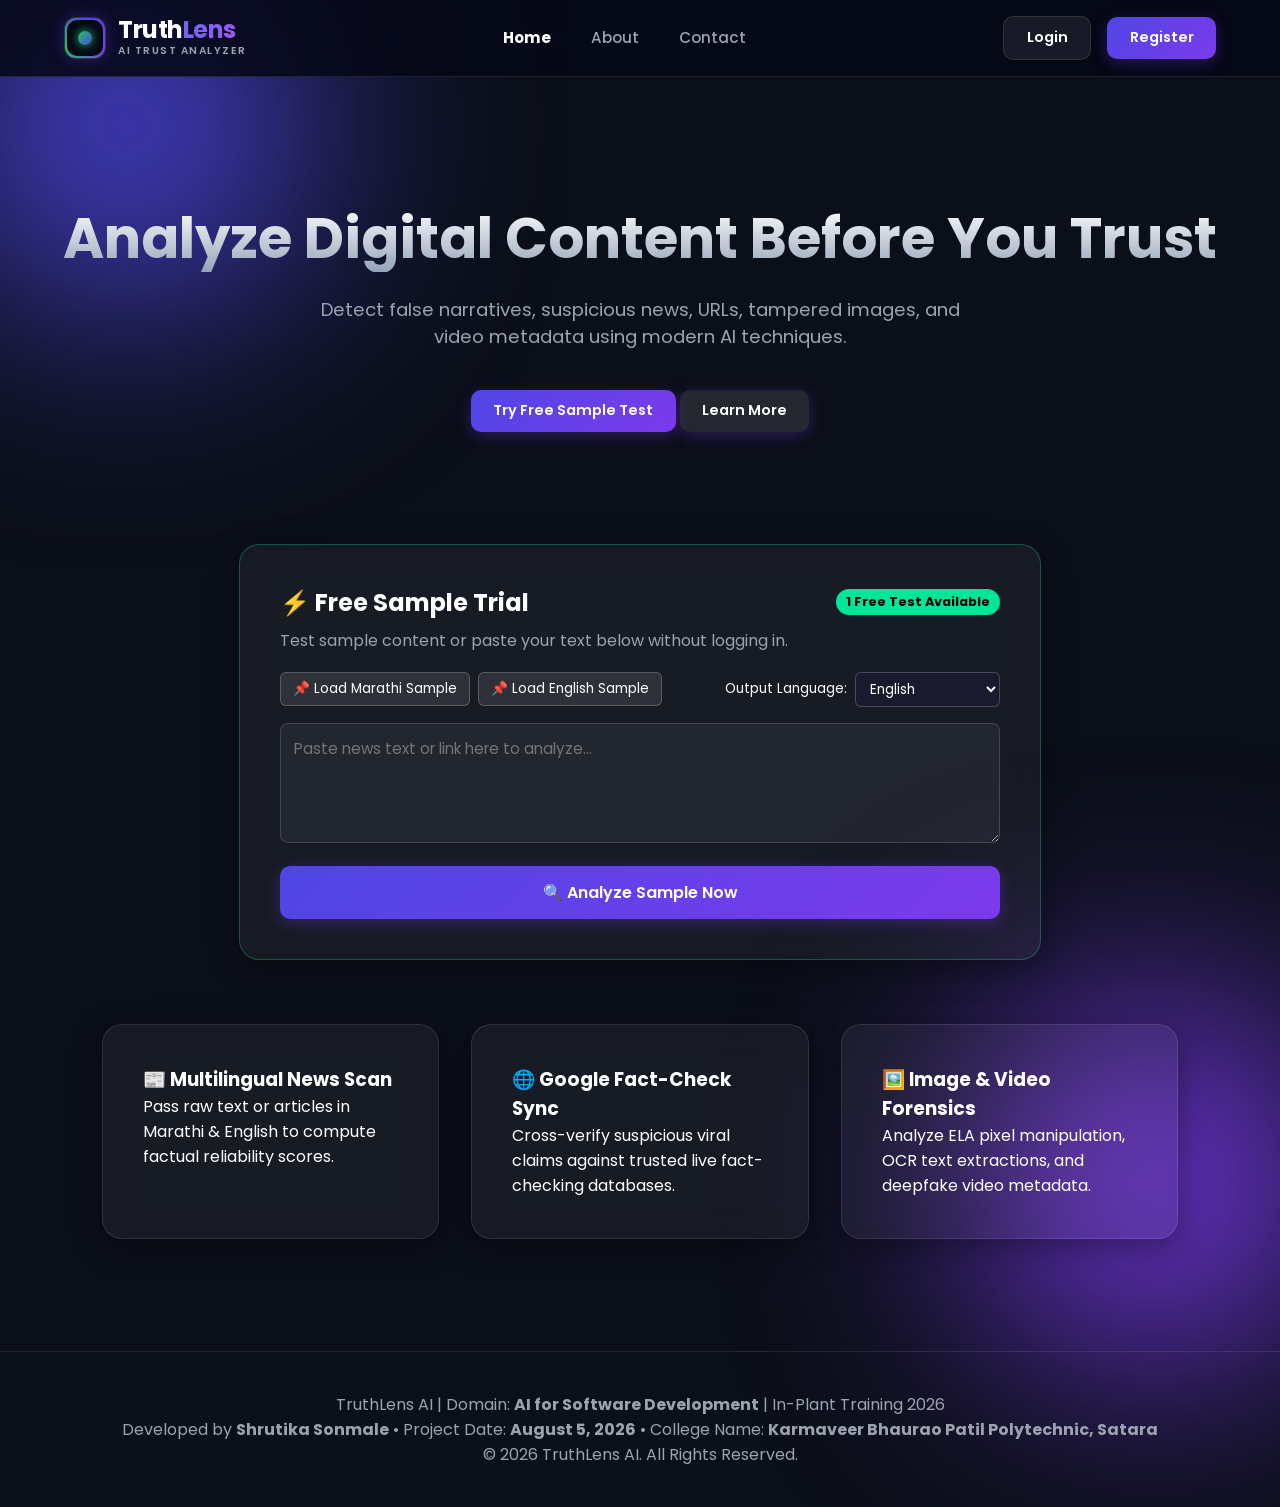
<file: index.html>
<!DOCTYPE html>
<html lang="en">
<head>
  <meta charset="UTF-8">
  <meta name="viewport" content="width=device-width, initial-scale=1.0">
  <title>TruthLens AI - Digital Content Trust Analyzer</title>
  <link rel="stylesheet" href="style.css?v=1"> 
</head>
<body>
  
  <!-- Navigation Bar -->
  <nav class="navbar">
    <a href="index.html" class="brand-logo">
      <div class="logo-icon-box">
        <div class="logo-icon-core">
          <div class="ai-lens"></div>
        </div>
      </div>
      <div class="logo-text-group">
        <span class="logo-title">Truth<span>Lens</span></span>
        <span class="logo-tagline">AI Trust Analyzer</span>
      </div>
    </a>

    <ul class="nav-links">
      <li><a href="index.html" style="color: var(--text-primary, #fff); font-weight: bold;">Home</a></li>
      <li><a href="about.html">About</a></li>
      <li><a href="contact.html">Contact</a></li>
    </ul>

    <!-- लॉगिन स्टेटस अनुसार हे dynamic बदलेल -->
    <div class="nav-actions" id="nav-actions-container">
      <a href="login.html" class="btn-secondary">Login</a>
      <a href="register.html" class="btn-primary">Register</a>
    </div>
  </nav>

  <!-- Hero Section -->
  <header class="hero">
    <h1>Analyze Digital Content Before You Trust</h1>
    <p>Detect false narratives, suspicious news, URLs, tampered images, and video metadata using modern AI techniques.</p>
    <div>
      <a href="#quick-trial" class="btn-primary">Try Free Sample Test</a>
      <a href="about.html" class="btn-primary" style="background: rgba(255,255,255,0.1);">Learn More</a>
    </div>
  </header>

  <!-- 1-TIME FREE SAMPLE TEST SECTION -->
  <section id="quick-trial" style="max-width: 850px; margin: 2rem auto; padding: 0 1.5rem;">
    <div class="glass-card" style="border: 1px solid rgba(0, 230, 153, 0.3);">
      <div style="display: flex; justify-content: space-between; align-items: center; flex-wrap: wrap; gap: 0.5rem;">
        <h2>⚡ Free Sample Trial</h2>
        <span id="trial-badge" style="background: #00e699; color: #000; font-size: 0.8rem; font-weight: bold; padding: 4px 10px; border-radius: 20px;">1 Free Test Available</span>
      </div>
      <p style="color: var(--text-sub); margin-top: 0.5rem; margin-bottom: 1.2rem;">
        Test sample content or paste your text below without logging in.
      </p>

      <!-- Language Selector for Output -->
      <div style="margin-bottom: 1rem; display: flex; justify-content: space-between; align-items: center; flex-wrap: wrap; gap: 0.8rem;">
        <div style="display: flex; gap: 0.5rem;">
          <button onclick="fillSample(1)" style="padding: 6px 12px; background: rgba(255,255,255,0.1); border: 1px solid rgba(255,255,255,0.2); color: #fff; border-radius: 6px; cursor: pointer; font-size: 0.85rem;">📌 Load Marathi Sample</button>
          <button onclick="fillSample(2)" style="padding: 6px 12px; background: rgba(255,255,255,0.1); border: 1px solid rgba(255,255,255,0.2); color: #fff; border-radius: 6px; cursor: pointer; font-size: 0.85rem;">📌 Load English Sample</button>
        </div>

        <!-- Output Language Dropdown -->
        <div style="display: flex; align-items: center; gap: 0.5rem;">
          <label style="color: #fff; font-size: 0.85rem;">Output Language:</label>
          <select id="outputLang" style="padding: 6px 10px; background: #1a1a2e; border: 1px solid rgba(255,255,255,0.2); color: #fff; border-radius: 6px; font-size: 0.85rem; cursor: pointer;">
            <option value="en">English</option>
            <option value="mr">मराठी (Marathi)</option>
          </select>
        </div>
      </div>

      <!-- Text Input -->
      <textarea id="sampleInput" rows="4" placeholder="Paste news text or link here to analyze..." style="width: 100%; padding: 0.8rem; border-radius: 8px; background: rgba(255,255,255,0.05); border: 1px solid rgba(255,255,255,0.15); color: #fff; font-size: 0.95rem; resize: vertical; margin-bottom: 1rem;"></textarea>
      
      <button onclick="runSampleTest()" class="btn-primary" style="width: 100%; padding: 0.9rem; font-size: 1rem; cursor: pointer;">🔍 Analyze Sample Now</button>

      <!-- Output Result Box -->
      <div id="trialResult" style="display: none; margin-top: 1.5rem; padding: 1.2rem; border-radius: 10px; background: rgba(0,0,0,0.3); border: 1px solid rgba(255,255,255,0.1);">
        <h4 id="resTitle" style="color: #00e699; margin-bottom: 0.5rem;">Analyzing Content...</h4>
        <p id="resScore" style="color: #fff; font-size: 1.1rem; font-weight: bold;"></p>
        <p id="resExplain" style="color: var(--text-sub); font-size: 0.95rem; margin-top: 0.5rem; line-height: 1.5;"></p>
        
        <!-- Action Buttons Container -->
        <div id="action-btn-container" style="margin-top: 1.2rem; text-align: center;"></div>
      </div>
    </div>
  </section>

  <!-- Features Grid -->
  <section class="grid-3">
    <div class="glass-card">
      <h3>📰 Multilingual News Scan</h3>
      <p>Pass raw text or articles in Marathi & English to compute factual reliability scores.</p>
    </div>
    <div class="glass-card">
      <h3>🌐 Google Fact-Check Sync</h3>
      <p>Cross-verify suspicious viral claims against trusted live fact-checking databases.</p>
    </div>
    <div class="glass-card">
      <h3>🖼️ Image & Video Forensics</h3>
      <p>Analyze ELA pixel manipulation, OCR text extractions, and deepfake video metadata.</p>
    </div>
  </section>

  <!-- Footer -->
  <footer class="footer">
    <div class="footer-container">
      
      <div class="footer-row main-info">
        <span class="brand-name">TruthLens AI</span>
        <span class="divider">|</span>
        <span>Domain: <strong>AI for Software Development</strong></span>
        <span class="divider">|</span>
        <span>In-Plant Training 2026</span>
      </div>

      <div class="footer-row credit-info">
        <span>Developed by <strong>Shrutika Sonmale</strong></span>
        <span class="bullet">&bull;</span>
        <span>Project Date: <strong>August 5, 2026</strong></span>
        <span class="bullet">&bull;</span>
        <span>College Name: <strong>Karmaveer Bhaurao Patil Polytechnic, Satara</strong></span>
      </div>

      <div class="footer-row copyright-info">
        &copy; 2026 TruthLens AI. All Rights Reserved.
      </div>

    </div>
  </footer>

  <!-- JavaScript Logic -->
  <script>
    function fillSample(type) {
      const input = document.getElementById('sampleInput');
      if (type === 1) {
        input.value = "धक्कादायक बातमी! उद्यापासून सर्व बँक खात्यांमध्ये केंद्र सरकारकडून मोफत १० हजार रुपये जमा होणार, नक्की शेअर करा!";
      } else {
        input.value = "URGENT BREAKING: Government announces 100% free laptops for all students. Click link to register immediately!";
      }
    }

    window.addEventListener('DOMContentLoaded', () => {
      checkUserLoginStatus();
      if (localStorage.getItem('truthlens_sample_used')) {
        updateBadgeUsed();
      }
    });

    // युजर लॉगिन आहे की नाही ते तपासा आणि Navbar अपडेट करा
    function checkUserLoginStatus() {
      const isLoggedIn = localStorage.getItem('truthlens_user_logged_in');
      const navContainer = document.getElementById('nav-actions-container');

      if (isLoggedIn && navContainer) {
        navContainer.innerHTML = `
          <a href="dashboard.html" class="btn-primary" style="background: #00e699; color: #000; font-weight: bold;">🚀 Go to Dashboard</a>
        `;
      }
    }

    function updateBadgeUsed() {
      const badge = document.getElementById('trial-badge');
      if (badge) {
        badge.innerText = "Trial Limit Reached";
        badge.style.background = "#ff4d4d";
        badge.style.color = "#fff";
      }
    }

    async function runSampleTest() {
      const text = document.getElementById('sampleInput').value.trim();
      const selectedLang = document.getElementById('outputLang').value;
      const resultBox = document.getElementById('trialResult');
      const resTitle = document.getElementById('resTitle');
      const resScore = document.getElementById('resScore');
      const resExplain = document.getElementById('resExplain');
      const isLoggedIn = localStorage.getItem('truthlens_user_logged_in');

      if (!text) {
        alert(selectedLang === 'mr' ? 'कृपया आधी बातमी किंवा मजकूर टाका!' : 'Please enter text or news content first!');
        return;
      }

      // जर आधीच लॉगिन असाल तर थेट डॅशबोर्डवर पाठवा
      if (isLoggedIn) {
        window.location.href = "dashboard.html";
        return;
      }

      // जर फ्री सॅम्पल वापरला असेल आणि लॉगिन नसेल तर लॉगिनला पाठवा
      if (localStorage.getItem('truthlens_sample_used')) {
        alert(selectedLang === 'mr' 
          ? 'तुम्ही मोफत सॅम्पल चाचणी वापरली आहे! अधिक विश्लेषणासाठी लॉगिन करा.' 
          : 'You have used your 1-time free trial. Please Login or Register for full access.');
        window.location.href = "login.html";
        return;
      }

      resultBox.style.display = "block";
      resTitle.innerText = selectedLang === 'mr' ? "⏳ एआय विश्लेषण सुरू आहे..." : "⏳ Analyzing Content with AI...";
      resScore.innerText = "";
      resExplain.innerText = selectedLang === 'mr' ? "कृपया वाट पाहा..." : "Please wait...";

      try {
        const response = await fetch('http://127.0.0.1:5000/predict', {
          method: 'POST',
          headers: { 'Content-Type': 'application/json' },
          body: JSON.stringify({ type: 'text', text: text })
        });

        const data = await response.json();

        if (response.ok) {
          localStorage.setItem('truthlens_sample_used', 'true');
          updateBadgeUsed();

          resTitle.innerText = selectedLang === 'mr' ? "✅ विश्लेषण पूर्ण झाले" : "✅ Analysis Completed";
          
          if (selectedLang === 'mr') {
            resScore.innerText = `विश्वासार्हता स्कोअर: ${data.trust_score}% | स्थिती: ${data.risk_level}`;
            resExplain.innerText = data.explanation || "मजकुराची यशस्वी पडताळणी करण्यात आली आहे.";
          } else {
            resScore.innerText = `Trust Score: ${data.trust_score}% | Risk Level: ${data.risk_level}`;
            resExplain.innerText = data.explanation || "Content analysis executed successfully.";
          }
          renderButtons(selectedLang);
        } else {
          resTitle.innerText = "⚠️ Server Response Error";
          resExplain.innerText = data.error || "Unable to reach backend server.";
        }
      } catch (err) {
        // डेमो मोड - जर बॅकएंड सुरू नसेल
        localStorage.setItem('truthlens_sample_used', 'true');
        updateBadgeUsed();

        resTitle.innerText = selectedLang === 'mr' ? "🔍 विश्लेषण निकाल (डेमो मोड)" : "🔍 Analysis Result (Demo Mode)";
        
        if (selectedLang === 'mr') {
          resScore.innerText = "विश्वासार्हता स्कोअर: 20.0% | स्थिती: उच्च धोका (संशयास्पद बातमी)";
          resExplain.innerText = "मजकुरामध्ये 'धक्कादायक', 'शेअर करा', 'मोफत' यांसारखे संशयास्पद क्लिकबेट शब्द आढळले आहेत.";
        } else {
          resScore.innerText = "Trust Score: 20.0% | Status: HIGH RISK (Suspicious)";
          resExplain.innerText = "Detected clickbait and urgent action triggers like 'Breaking', 'Free', and 'Share Immediately'.";
        }
        renderButtons(selectedLang);
      }
    }

    function renderButtons(lang) {
      const container = document.getElementById('action-btn-container');
      const isLoggedIn = localStorage.getItem('truthlens_user_logged_in');

      if (isLoggedIn) {
        container.innerHTML = `
          <a href="dashboard.html" class="btn-primary" style="display: inline-block; padding: 10px 20px; font-size: 0.95rem; background: #00e699; color: #000;">
            🚀 ${lang === 'mr' ? 'अजून विश्लेषण करण्यासाठी डॅशबोर्डवर जा' : 'Go to Dashboard for Full Analysis'}
          </a>
        `;
      } else {
        container.innerHTML = `
          <a href="login.html" class="btn-primary" style="display: inline-block; padding: 8px 16px; font-size: 0.9rem; margin-right: 8px;">
            ${lang === 'mr' ? 'लॉगिन करा (Login)' : 'Login for Full Access'}
          </a>
          <a href="register.html" class="btn-secondary" style="display: inline-block; padding: 8px 16px; font-size: 0.9rem;">
            ${lang === 'mr' ? 'रजिस्टर करा (Register)' : 'Register'}
          </a>
        `;
      }
    }
  </script>

  <!-- Chatbase Widget -->
  <script>
  (function(){if(!window.chatbase||window.chatbase("getState")!=="initialized"){window.chatbase=(...arguments)=>{if(!window.chatbase.q){window.chatbase.q=[]}window.chatbase.q.push(arguments)};window.chatbase=new Proxy(window.chatbase,{get(target,prop){if(prop==="q"){return target.q}return(...args)=>target(prop,...args)}})}const onLoad=function(){const script=document.createElement("script");script.src="https://www.chatbase.co/embed.min.js";script.id="v0XOy2ltU36LPB9cxfHh4";script.domain="www.chatbase.co";document.body.appendChild(script)};if(document.readyState==="complete"){onLoad()}else{window.addEventListener("load",onLoad)}})();
  </script>
  <script src="theme-loader.js"></script>
</body>
</html>
</file>
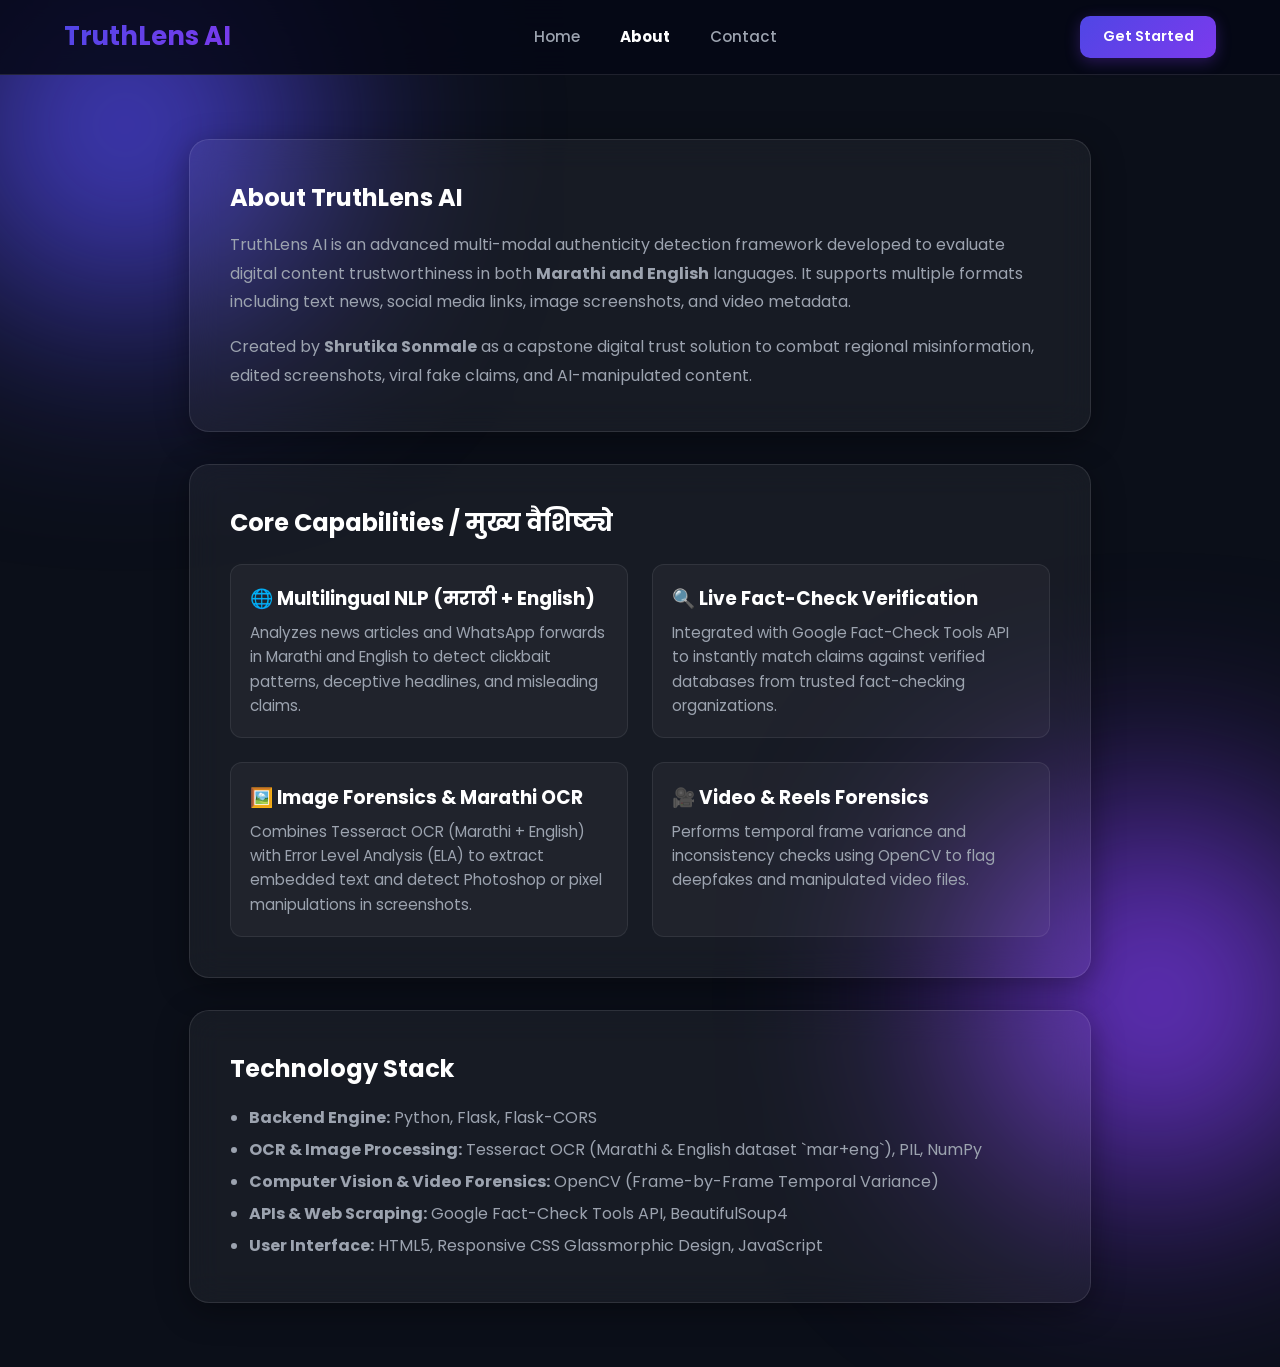
<file: about.html>
<!DOCTYPE html>
<html lang="en">
<head>
  <meta charset="UTF-8">
  <meta name="viewport" content="width=device-width, initial-scale=1.0">
  <title>About Us - TruthLens AI</title>
  <link rel="stylesheet" href="style.css?v=1">
</head>
<body>

  <!-- Navigation Bar -->
  <nav class="navbar">
    <div class="logo">TruthLens AI</div>
    <ul class="nav-links">
      <li><a href="index.html">Home</a></li>
      <li><a href="about.html" style="color: var(--text-primary, #fff); font-weight: bold;">About</a></li>
      <li><a href="contact.html">Contact</a></li>
    </ul>
    <a href="index.html" class="btn-primary">Get Started</a>
  </nav>

  <!-- Main Content Container -->
  <div style="max-width: 950px; margin: 4rem auto; padding: 0 1.5rem;">
    
    <!-- About Project Card -->
    <div class="glass-card">
      <h2>About TruthLens AI</h2>
      <p style="color: var(--text-sub); margin-top: 1rem; line-height: 1.8;">
        TruthLens AI is an advanced multi-modal authenticity detection framework developed to evaluate digital content trustworthiness in both <strong>Marathi and English</strong> languages. It supports multiple formats including text news, social media links, image screenshots, and video metadata.
      </p>
      <p style="color: var(--text-sub); margin-top: 1rem; line-height: 1.8;">
        Created by <strong>Shrutika Sonmale</strong> as a capstone digital trust solution to combat regional misinformation, edited screenshots, viral fake claims, and AI-manipulated content.
      </p>
    </div>

    <!-- Core Features Section -->
    <div class="glass-card" style="margin-top: 2rem;">
      <h2>Core Capabilities / मुख्य वैशिष्ट्ये</h2>
      <div style="display: grid; grid-template-columns: repeat(auto-fit, minmax(260px, 1fr)); gap: 1.5rem; margin-top: 1.5rem;">
        
        <div style="padding: 1.2rem; border-radius: 12px; background: rgba(255, 255, 255, 0.04); border: 1px solid rgba(255,255,255,0.08);">
          <h3 style="margin-bottom: 0.5rem;">🌐 Multilingual NLP (मराठी + English)</h3>
          <p style="color: var(--text-sub); line-height: 1.6; font-size: 0.95rem;">
            Analyzes news articles and WhatsApp forwards in Marathi and English to detect clickbait patterns, deceptive headlines, and misleading claims.
          </p>
        </div>

        <div style="padding: 1.2rem; border-radius: 12px; background: rgba(255, 255, 255, 0.04); border: 1px solid rgba(255,255,255,0.08);">
          <h3 style="margin-bottom: 0.5rem;">🔍 Live Fact-Check Verification</h3>
          <p style="color: var(--text-sub); line-height: 1.6; font-size: 0.95rem;">
            Integrated with Google Fact-Check Tools API to instantly match claims against verified databases from trusted fact-checking organizations.
          </p>
        </div>

        <div style="padding: 1.2rem; border-radius: 12px; background: rgba(255, 255, 255, 0.04); border: 1px solid rgba(255,255,255,0.08);">
          <h3 style="margin-bottom: 0.5rem;">🖼️ Image Forensics & Marathi OCR</h3>
          <p style="color: var(--text-sub); line-height: 1.6; font-size: 0.95rem;">
            Combines Tesseract OCR (Marathi + English) with Error Level Analysis (ELA) to extract embedded text and detect Photoshop or pixel manipulations in screenshots.
          </p>
        </div>

        <div style="padding: 1.2rem; border-radius: 12px; background: rgba(255, 255, 255, 0.04); border: 1px solid rgba(255,255,255,0.08);">
          <h3 style="margin-bottom: 0.5rem;">🎥 Video & Reels Forensics</h3>
          <p style="color: var(--text-sub); line-height: 1.6; font-size: 0.95rem;">
            Performs temporal frame variance and inconsistency checks using OpenCV to flag deepfakes and manipulated video files.
          </p>
        </div>

      </div>
    </div>

    <!-- Technology Stack -->
    <div class="glass-card" style="margin-top: 2rem;">
      <h2>Technology Stack</h2>
      <ul style="color: var(--text-sub); margin-top: 1rem; line-height: 2; padding-left: 1.2rem;">
        <li><strong>Backend Engine:</strong> Python, Flask, Flask-CORS</li>
        <li><strong>OCR & Image Processing:</strong> Tesseract OCR (Marathi & English dataset `mar+eng`), PIL, NumPy</li>
        <li><strong>Computer Vision & Video Forensics:</strong> OpenCV (Frame-by-Frame Temporal Variance)</li>
        <li><strong>APIs & Web Scraping:</strong> Google Fact-Check Tools API, BeautifulSoup4</li>
        <li><strong>User Interface:</strong> HTML5, Responsive CSS Glassmorphic Design, JavaScript</li>
      </ul>
    </div>

  </div>
  <script src="theme-loader.js"></script>

</body>
</html>
</file>
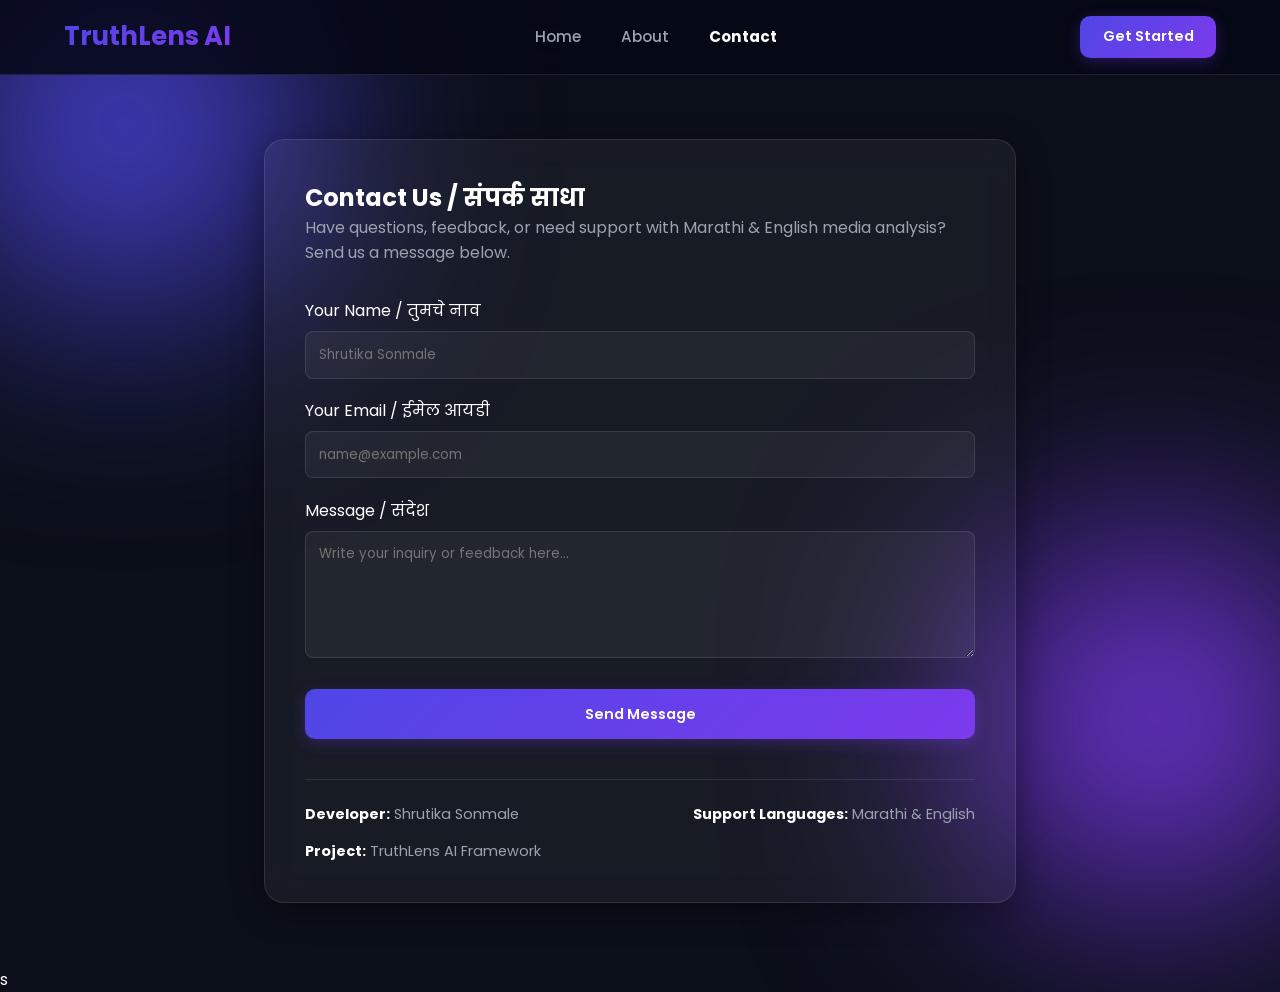
<file: contact.html>
<!DOCTYPE html>
<html lang="en">
<head>
  <meta charset="UTF-8">
  <meta name="viewport" content="width=device-width, initial-scale=1.0">
  <title>Contact Us - TruthLens AI</title>
  
  <link rel="stylesheet" href="style.css?v=1">
  <link rel="stylesheet" href="dashboard.css?v=1">
</head>
<body>

  <!-- Navigation Bar -->
  <nav class="navbar">
    <div class="logo">TruthLens AI</div>
    <ul class="nav-links">
      <li><a href="index.html">Home</a></li>
      <li><a href="about.html">About</a></li>
      <li><a href="contact.html" style="color: var(--text-primary, #fff); font-weight: bold;">Contact</a></li>
    </ul>
    <a href="index.html" class="btn-primary">Get Started</a>
  </nav>

  <!-- Main Container -->
  <div style="max-width: 800px; margin: 4rem auto; padding: 0 1.5rem;">
    <div class="glass-card">
      <h2>Contact Us / संपर्क साधा</h2>
      <p style="color: var(--text-sub); margin-bottom: 2rem; line-height: 1.6;">
        Have questions, feedback, or need support with Marathi & English media analysis? Send us a message below.
      </p>
      
      <!-- Contact Form -->
      <form onsubmit="event.preventDefault(); alert('धन्यवाद! तुमचा मेसेज यशस्वीपणे पाठवला गेला आहे.');">
        <div class="form-group" style="margin-bottom: 1.2rem;">
          <label style="display: block; margin-bottom: 0.5rem; color: #fff;">Your Name / तुमचे नाव</label>
          <input type="text" class="form-control" required placeholder="Shrutika Sonmale" style="width: 100%; padding: 0.8rem; border-radius: 8px; background: rgba(255,255,255,0.05); border: 1px solid rgba(255,255,255,0.1); color: #fff;">
        </div>
        
        <div class="form-group" style="margin-bottom: 1.2rem;">
          <label style="display: block; margin-bottom: 0.5rem; color: #fff;">Your Email / ईमेल आयडी</label>
          <input type="email" class="form-control" required placeholder="name@example.com" style="width: 100%; padding: 0.8rem; border-radius: 8px; background: rgba(255,255,255,0.05); border: 1px solid rgba(255,255,255,0.1); color: #fff;">
        </div>
        
        <div class="form-group" style="margin-bottom: 1.5rem;">
          <label style="display: block; margin-bottom: 0.5rem; color: #fff;">Message / संदेश</label>
          <textarea class="form-control" rows="5" required placeholder="Write your inquiry or feedback here..." style="width: 100%; padding: 0.8rem; border-radius: 8px; background: rgba(255,255,255,0.05); border: 1px solid rgba(255,255,255,0.1); color: #fff; resize: vertical;"></textarea>
        </div>
        
        <button type="submit" class="btn-primary" style="width: 100%; padding: 0.9rem; cursor: pointer;">Send Message</button>
      </form>

      <!-- Extra Contact Details -->
      <div style="margin-top: 2.5rem; padding-top: 1.5rem; border-top: 1px solid rgba(255,255,255,0.1); display: flex; justify-content: space-between; flex-wrap: wrap; gap: 1rem; color: var(--text-sub); font-size: 0.9rem;">
        <div>
          <strong style="color: #fff;">Developer:</strong> Shrutika Sonmale
        </div>
        <div>
          <strong style="color: #fff;">Support Languages:</strong> Marathi & English
        </div>
        <div>
          <strong style="color: #fff;">Project:</strong> TruthLens AI Framework
        </div>
      </div>

    </div>
  </div>
  <script src="theme-loader.js"></script>


</body>
</html>s
</file>
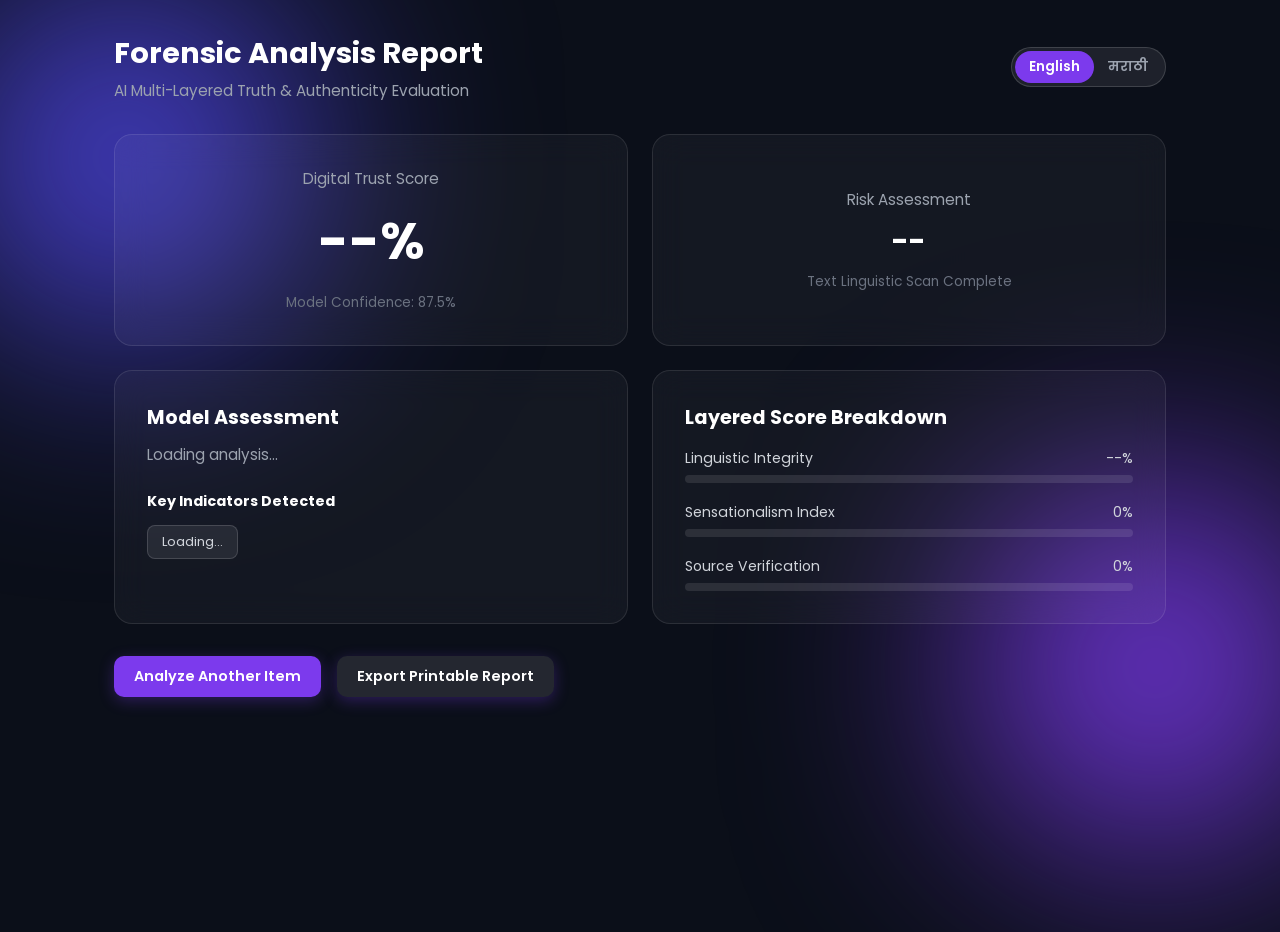
<file: result.html>
<!DOCTYPE html>
<html lang="en">
<head>
  <meta charset="UTF-8">
  <meta name="viewport" content="width=device-width, initial-scale=1.0">
  <title>Analysis Result - TruthLens AI</title>
  <link rel="stylesheet" href="style.css?v=3">
  <style>
    .report-container { max-width: 1100px; margin: 2rem auto; padding: 0 1.5rem; }
    .report-header { display: flex; justify-content: space-between; align-items: center; margin-bottom: 2rem; flex-wrap: wrap; gap: 1rem; }
    .report-header h2 { font-size: 1.8rem; font-weight: 700; color: #ffffff; }
    .subtitle { color: #9ca3af; font-size: 0.95rem; margin-top: 4px; }
    
    /* Language Switcher Buttons */
    .lang-toggle {
      display: flex;
      background: rgba(255, 255, 255, 0.08);
      border: 1px solid rgba(255, 255, 255, 0.15);
      border-radius: 20px;
      padding: 3px;
    }
    .lang-btn {
      background: transparent;
      border: none;
      color: #9ca3af;
      padding: 6px 14px;
      border-radius: 16px;
      cursor: pointer;
      font-weight: 600;
      font-size: 0.85rem;
      transition: all 0.3s ease;
    }
    .lang-btn.active {
      background: #7c3aed;
      color: #ffffff;
    }

    .report-grid { display: grid; grid-template-columns: repeat(2, 1fr); gap: 1.5rem; }
    @media (max-width: 768px) { .report-grid { grid-template-columns: 1fr; } }
    .report-card { background: rgba(255, 255, 255, 0.04); border: 1px solid rgba(255, 255, 255, 0.1); border-radius: 18px; padding: 2rem; backdrop-filter: blur(16px); display: flex; flex-direction: column; }
    .flex-center { align-items: center; justify-content: center; text-align: center; }
    .card-title { color: #9ca3af; font-size: 0.95rem; margin-bottom: 0.8rem; }
    .card-subtext { color: #6b7280; font-size: 0.85rem; margin-top: 0.4rem; }
    .score-value { font-size: 3.2rem; font-weight: 700; margin-bottom: 0.4rem; }
    .status-value { font-size: 1.8rem; font-weight: 700; line-height: 1.25; margin-bottom: 0.4rem; }
    .desc-text { color: #9ca3af; font-size: 0.95rem; line-height: 1.5; margin-bottom: 1.5rem; }
    .indicator-tags { display: flex; gap: 8px; flex-wrap: wrap; }
    .tag { background: rgba(255, 255, 255, 0.08); border: 1px solid rgba(255, 255, 255, 0.15); color: #d1d5db; padding: 6px 14px; border-radius: 8px; font-size: 0.82rem; }
    .breakdown-list { display: flex; flex-direction: column; gap: 1.2rem; }
    .progress-labels { display: flex; justify-content: space-between; font-size: 0.88rem; color: #d1d5db; margin-bottom: 6px; }
    .progress-bar-bg { width: 100%; height: 8px; background: rgba(255, 255, 255, 0.1); border-radius: 10px; overflow: hidden; }
    .progress-bar-fill { height: 100%; border-radius: 10px; transition: width 0.8s ease-in-out, background-color 0.4s ease; }
    .action-buttons { margin-top: 2rem; display: flex; gap: 1rem; }
    .btn-primary { background: #7c3aed; color: white; padding: 10px 20px; border-radius: 10px; text-decoration: none; font-weight: 600; display: inline-block; border: none; cursor: pointer; }

    /* Print View Optimization */
    @media print {
      body { background: #ffffff !important; color: #000000 !important; }
      .no-print, .lang-toggle, .action-buttons { display: none !important; }
      .report-card { background: #ffffff !important; border: 1px solid #cccccc !important; color: #000000 !important; box-shadow: none !important; }
      .report-header h2, .card-title, .desc-text, .progress-labels { color: #000000 !important; }
      .tag { background: #f3f4f6 !important; color: #000000 !important; border: 1px solid #ccc !important; }
      .progress-bar-bg { background: #e5e7eb !important; }
    }
  </style>
</head>
<body>

  <div class="report-container">
    
    <!-- Top Header with Language Toggle -->
    <div class="report-header">
      <div>
        <h2 id="heading-title">Forensic Analysis Report</h2>
        <p class="subtitle" id="heading-subtitle">AI Multi-Layered Truth & Authenticity Evaluation</p>
      </div>

      <!-- Language Toggle Buttons -->
      <div class="lang-toggle">
        <button id="btn-en" class="lang-btn active" onclick="switchLanguage('en')">English</button>
        <button id="btn-mr" class="lang-btn" onclick="switchLanguage('mr')">मराठी</button>
      </div>
    </div>

    <!-- 2x2 Grid Layout -->
    <div class="report-grid">
      
      <!-- Top Left: Digital Trust Score -->
      <div class="report-card flex-center">
        <span class="card-title" id="lbl-trust">Digital Trust Score</span>
        <div class="score-value" id="res-score">--%</div>
        <span class="card-subtext" id="lbl-model-conf">Model Confidence: 87.5%</span>
      </div>

      <!-- Top Right: Risk Assessment -->
      <div class="report-card flex-center">
        <span class="card-title" id="lbl-risk">Risk Assessment</span>
        <div class="status-value" id="res-risk">--</div>
        <span class="card-subtext" id="lbl-scan">Text Linguistic Scan Complete</span>
      </div>

      <!-- Bottom Left: Model Assessment -->
      <div class="report-card">
        <h3 id="lbl-assessment" style="margin-bottom: 0.8rem;">Model Assessment</h3>
        <p class="desc-text" id="res-explanation">Loading analysis...</p>
        
        <h4 id="lbl-indicators" style="margin-bottom: 0.8rem;">Key Indicators Detected</h4>
        <div class="indicator-tags" id="res-keywords">
          <span class="tag">Loading...</span>
        </div>
      </div>

      <!-- Bottom Right: Layered Score Breakdown -->
      <div class="report-card">
        <h3 id="lbl-breakdown" style="margin-bottom: 1rem;">Layered Score Breakdown</h3>
        <div class="breakdown-list">
          
          <div class="progress-item">
            <div class="progress-labels">
              <span id="lbl-ling">Linguistic Integrity</span>
              <span id="bar-score-text">--%</span>
            </div>
            <div class="progress-bar-bg">
              <div class="progress-bar-fill" id="bar-score-fill" style="width: 0%;"></div>
            </div>
          </div>

          <div class="progress-item">
            <div class="progress-labels">
              <span id="lbl-sens">Sensationalism Index</span>
              <span id="sens-score-text">0%</span>
            </div>
            <div class="progress-bar-bg">
              <div class="progress-bar-fill" id="sens-score-fill" style="width: 0%;"></div>
            </div>
          </div>

          <div class="progress-item">
            <div class="progress-labels">
              <span id="lbl-source">Source Verification</span>
              <span id="source-score-text">0%</span>
            </div>
            <div class="progress-bar-bg">
              <div class="progress-bar-fill" id="source-score-fill" style="width: 0%;"></div>
            </div>
          </div>

        </div>
      </div>

    </div>

    <!-- Navigation Buttons -->
    <div class="action-buttons">
      <a href="analyze.html" class="btn-primary" id="btn-analyze">Analyze Another Item</a>
      <button onclick="window.print()" class="btn-primary" style="background: rgba(255,255,255,0.1);" id="btn-print">Export Printable Report</button>
    </div>

  </div>

  <script>
    let globalData = null;
    let currentLang = 'en';

    document.addEventListener('DOMContentLoaded', () => {
      try {
        // Read from sessionStorage or fallback to localStorage
        const raw = sessionStorage.getItem('latestResult') || localStorage.getItem('latestReport');
        if (!raw) {
          alert('No result found! Please run an analysis first.');
          return;
        }

        globalData = JSON.parse(raw);
        renderReport();

      } catch (err) {
        console.error("Error loading analysis result:", err);
      }
    });

    function switchLanguage(lang) {
      currentLang = lang;
      document.getElementById('btn-en').classList.toggle('active', lang === 'en');
      document.getElementById('btn-mr').classList.toggle('active', lang === 'mr');
      renderReport();
    }

    function renderReport() {
      if (!globalData) return;

      const rawScore = globalData.trust_score ?? globalData.trustScore ?? globalData.score ?? globalData.result?.confidence ?? 85;
      const score = Math.round(typeof rawScore === 'number' ? rawScore : parseFloat(rawScore || 0));
      
      // Dynamic Theme Color Thresholds
      let themeColor = '#22c55e'; // Green
      if (score < 40) themeColor = '#ef4444'; // Red
      else if (score < 75) themeColor = '#f59e0b'; // Orange

      document.getElementById('res-score').innerText = `${score}%`;
      document.getElementById('res-score').style.color = themeColor;

      const isMr = currentLang === 'mr';

      // Dynamic Risk Assessment Logic
      const defaultRiskEn = score < 50 ? "HIGH RISK" : "LOW RISK";
      const defaultRiskMr = score < 50 ? "उच्च जोखीम (HIGH RISK)" : "कमी जोखीम (LOW RISK)";
      document.getElementById('res-risk').innerText = isMr ? (globalData.risk_level_mr || globalData.risk_level || defaultRiskMr) : (globalData.risk_level_en || globalData.risk_level || defaultRiskEn);
      document.getElementById('res-risk').style.color = themeColor;

      // Dynamic Explanation Text
      const explanationText = globalData.explanation || globalData.opinion || globalData.result?.explanation || "Analysis successfully processed.";
      document.getElementById('res-explanation').innerText = isMr ? (globalData.explanation_mr || explanationText) : (globalData.explanation_en || explanationText);

      // UI Labels Translation
      document.getElementById('heading-title').innerText = isMr ? "फॉरेन्सिक विश्लेषण अहवाल" : "Forensic Analysis Report";
      document.getElementById('heading-subtitle').innerText = isMr ? "AI बहुस्तरीय सत्यता आणि अचूकता मूल्यांकन" : "AI Multi-Layered Truth & Authenticity Evaluation";
      document.getElementById('lbl-trust').innerText = isMr ? "डिजिटल विश्वासार्हता स्कोअर" : "Digital Trust Score";
      document.getElementById('lbl-model-conf').innerText = isMr ? "मॉडेल विश्वासार्हता: 87.5%" : "Model Confidence: 87.5%";
      document.getElementById('lbl-risk').innerText = isMr ? "जोखीम मूल्यांकन" : "Risk Assessment";
      document.getElementById('lbl-scan').innerText = isMr ? "मजकूर तांत्रिक तपासणी पूर्ण" : "Text Linguistic Scan Complete";
      document.getElementById('lbl-assessment').innerText = isMr ? "AI मॉडेलचे मत" : "Model Assessment";
      document.getElementById('lbl-indicators').innerText = isMr ? "आढळलेले महत्त्वाचे घटक" : "Key Indicators Detected";
      document.getElementById('lbl-breakdown').innerText = isMr ? "स्तरनिहाय स्कोअर विश्लेषण" : "Layered Score Breakdown";
      document.getElementById('lbl-ling').innerText = isMr ? "भाषिक अखंडता" : "Linguistic Integrity";
      document.getElementById('lbl-sens').innerText = isMr ? "संसर्गजन्य/भडकाऊ निर्देशांक" : "Sensationalism Index";
      document.getElementById('lbl-source').innerText = isMr ? "स्रोत पडताळणी" : "Source Verification";
      document.getElementById('btn-analyze').innerText = isMr ? "दुसऱ्या मजकुराची तपासणी करा" : "Analyze Another Item";
      document.getElementById('btn-print').innerText = isMr ? "अहवाल प्रिंट करा" : "Export Printable Report";

      // Progress Bars Dynamic Calculations
      const lingBarFill = document.getElementById('bar-score-fill');
      document.getElementById('bar-score-text').innerText = `${score}%`;
      document.getElementById('bar-score-text').style.color = themeColor;
      lingBarFill.style.width = `${score}%`;
      lingBarFill.style.backgroundColor = themeColor;

      const sensScore = Math.max(10, 100 - score);
      document.getElementById('sens-score-text').innerText = `${sensScore}%`;
      document.getElementById('sens-score-fill').style.width = `${sensScore}%`;
      document.getElementById('sens-score-fill').style.backgroundColor = score < 40 ? '#ef4444' : '#7c3aed';

      const sourceScore = score < 40 ? Math.max(15, score - 5) : score;
      document.getElementById('source-score-text').innerText = `${sourceScore}%`;
      document.getElementById('source-score-text').style.color = themeColor;
      document.getElementById('source-score-fill').style.width = `${sourceScore}%`;
      document.getElementById('source-score-fill').style.backgroundColor = themeColor;

      // Render Keywords / Indicators Safely
      const kwContainer = document.getElementById('res-keywords');
      const kwList = isMr ? (globalData.keywords_mr || globalData.keywords) : (globalData.keywords_en || globalData.keywords);
      
      kwContainer.innerHTML = '';
      if (Array.isArray(kwList) && kwList.length > 0) {
        kwList.forEach(item => {
          const span = document.createElement('span');
          span.className = 'tag';
          span.innerText = item;
          kwContainer.appendChild(span);
        });
      } else {
        const defaultTag = document.createElement('span');
        defaultTag.className = 'tag';
        defaultTag.innerText = isMr ? "सामान्य विश्लेषण" : "Standard Verification";
        kwContainer.appendChild(defaultTag);
      }
    }
  </script>
  <script src="theme-loader.js"></script>

</body>
</html>
</file>
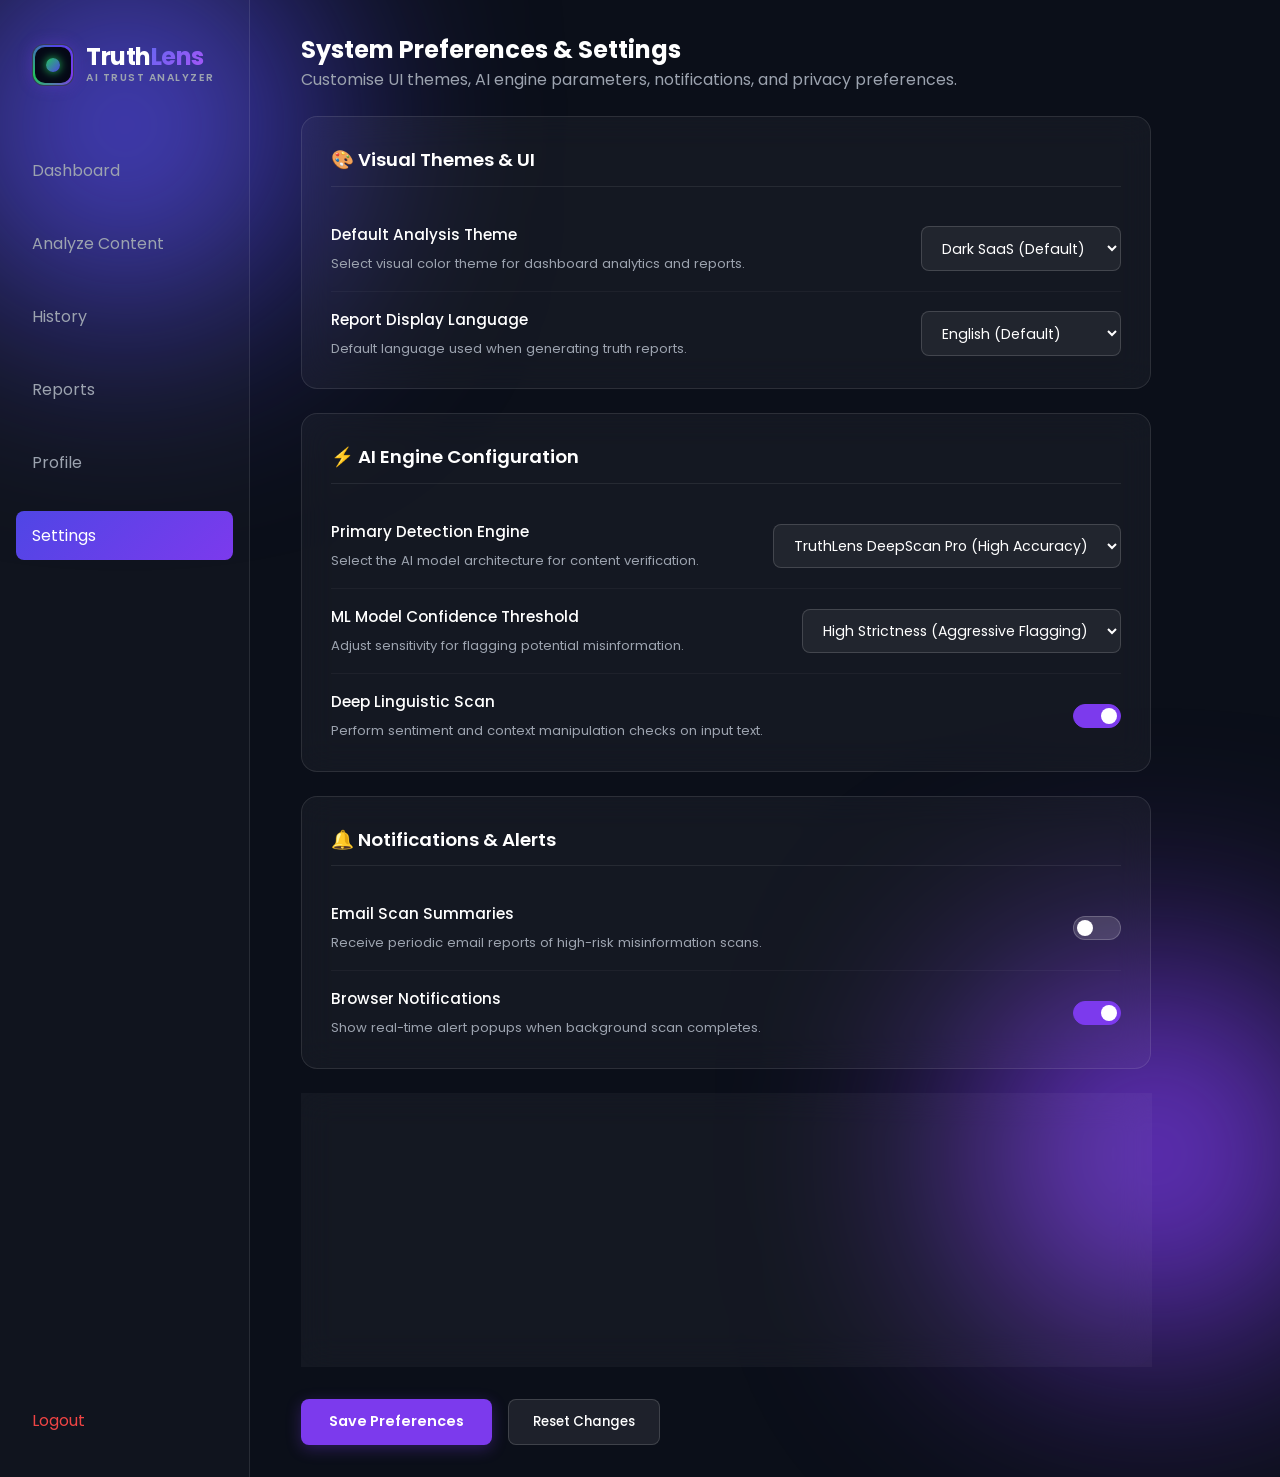
<file: settings.html>
<!DOCTYPE html>
<html lang="en">
<head>
  <meta charset="UTF-8">
  <meta name="viewport" content="width=device-width, initial-scale=1.0">
  <title>Settings & Preferences - TruthLens AI</title>
  <link rel="stylesheet" href="style.css?v=1">
  <link rel="stylesheet" href="dashboard.css?v=1">
  <style>
    .settings-grid {
      display: flex;
      flex-direction: column;
      gap: 1.5rem;
      max-width: 850px;
    }
    
    .setting-card {
      background: rgba(255, 255, 255, 0.04);
      border: 1px solid rgba(255, 255, 255, 0.1);
      border-radius: 16px;
      padding: 1.8rem;
      backdrop-filter: blur(16px);
    }

    .setting-card-header {
      margin-bottom: 1.25rem;
      padding-bottom: 0.8rem;
      border-bottom: 1px solid rgba(255, 255, 255, 0.08);
    }

    .setting-card-title {
      font-size: 1.15rem;
      font-weight: 600;
      color: #ffffff;
      display: flex;
      align-items: center;
      gap: 0.6rem;
    }

    .setting-row {
      display: flex;
      justify-content: space-between;
      align-items: center;
      padding: 1rem 0;
      border-bottom: 1px solid rgba(255, 255, 255, 0.04);
    }
    .setting-row:last-child {
      border-bottom: none;
      padding-bottom: 0;
    }

    .setting-info {
      max-width: 68%;
    }
    .setting-label {
      color: #ffffff;
      font-size: 0.95rem;
      font-weight: 500;
      display: block;
      margin-bottom: 4px;
    }
    .setting-desc {
      color: #9ca3af;
      font-size: 0.82rem;
      line-height: 1.4;
    }

    .form-select {
      background: rgba(255, 255, 255, 0.06);
      border: 1px solid rgba(255, 255, 255, 0.15);
      color: #ffffff;
      padding: 0.65rem 1rem;
      border-radius: 8px;
      font-size: 0.88rem;
      outline: none;
      cursor: pointer;
      min-width: 200px;
    }
    .form-select option {
      background: #1e1e2d;
      color: #ffffff;
    }

    /* Modern Switch Styling */
    .switch {
      position: relative;
      display: inline-block;
      width: 48px;
      height: 24px;
    }
    .switch input {
      opacity: 0;
      width: 0;
      height: 0;
    }
    .slider {
      position: absolute;
      cursor: pointer;
      top: 0; left: 0; right: 0; bottom: 0;
      background-color: rgba(255, 255, 255, 0.15);
      transition: .3s ease-in-out;
      border-radius: 24px;
      border: 1px solid rgba(255, 255, 255, 0.2);
    }
    .slider:before {
      position: absolute;
      content: "";
      height: 16px;
      width: 16px;
      left: 3px;
      bottom: 3px;
      background-color: white;
      transition: .3s ease-in-out;
      border-radius: 50%;
    }
    input:checked + .slider {
      background-color: #7c3aed;
      border-color: #7c3aed;
    }
    input:checked + .slider:before {
      transform: translateX(24px);
    }

    .toast-message {
      position: fixed;
      bottom: 24px;
      right: 24px;
      padding: 12px 24px;
      border-radius: 8px;
      color: #ffffff;
      font-weight: 500;
      box-shadow: 0 4px 14px rgba(0, 0, 0, 0.4);
      z-index: 9999;
      display: none;
    }

    .danger-btn {
      background: rgba(239, 68, 68, 0.15);
      color: #ef4444;
      border: 1px solid rgba(239, 68, 68, 0.3);
      padding: 8px 16px;
      border-radius: 8px;
      font-weight: 600;
      cursor: pointer;
      font-size: 0.85rem;
      transition: all 0.3s ease;
    }
    .danger-btn:hover {
      background: #ef4444;
      color: #ffffff;
    }
  </style>
</head>
<body>

  <!-- Toast Notification System -->
  <div id="toast" class="toast-message"></div>

  <div class="dashboard-layout">
    
    <!-- Navigation Sidebar -->
    <aside class="sidebar">
      <a href="dashboard.html" class="brand-logo" style="margin-bottom: 1.5rem; text-decoration: none;">
        <div class="logo-icon-box">
          <div class="logo-icon-core"><div class="ai-lens"></div></div>
        </div>
        <div class="logo-text-group">
          <span class="logo-title">Truth<span>Lens</span></span>
          <span class="logo-tagline">AI Trust Analyzer</span>
        </div>
      </a>
      <a href="dashboard.html">Dashboard</a>
      <a href="analyze.html">Analyze Content</a>
      <a href="history.html">History</a>
      <a href="report.html">Reports</a>
      <a href="profile.html">Profile</a>
      <a href="settings.html" class="active">Settings</a>
      <a href="#" id="logout-btn" style="color: #ef4444; margin-top: auto;">Logout</a>
    </aside>

    <!-- Main Content -->
    <main class="main-content">
      <h2>System Preferences & Settings</h2>
      <p style="color: var(--text-sub, #9ca3af); margin-bottom: 1.5rem;">Customise UI themes, AI engine parameters, notifications, and privacy preferences.</p>

      <form id="settings-form" class="settings-grid">
        
        <!-- Section 1: UI & Theme Customization -->
        <div class="setting-card">
          <div class="setting-card-header">
            <div class="setting-card-title">🎨 Visual Themes & UI</div>
          </div>

          <div class="setting-row">
            <div class="setting-info">
              <span class="setting-label">Default Analysis Theme</span>
              <span class="setting-desc">Select visual color theme for dashboard analytics and reports.</span>
            </div>
            <select id="pref-theme" class="form-select">
              <option value="dark-saas">Dark SaaS (Default)</option>
              <option value="midnight-purple">Midnight Purple</option>
              <option value="cyber-neon">Cyberpunk Neon</option>
              <option value="light-clean">Light Clean Mode</option>
            </select>
          </div>

          <div class="setting-row">
            <div class="setting-info">
              <span class="setting-label">Report Display Language</span>
              <span class="setting-desc">Default language used when generating truth reports.</span>
            </div>
            <select id="pref-language" class="form-select">
              <option value="en">English (Default)</option>
              <option value="mr">मराठी (Marathi)</option>
              <option value="hi">हिंदी (Hindi)</option>
            </select>
          </div>
        </div>

        <!-- Section 2: AI Engine & Detection Model -->
        <div class="setting-card">
          <div class="setting-card-header">
            <div class="setting-card-title">⚡ AI Engine Configuration</div>
          </div>

          <div class="setting-row">
            <div class="setting-info">
              <span class="setting-label">Primary Detection Engine</span>
              <span class="setting-desc">Select the AI model architecture for content verification.</span>
            </div>
            <select id="pref-model" class="form-select">
              <option value="truthlens-v2">TruthLens Neural v2 (Fast)</option>
              <option value="truthlens-pro">TruthLens DeepScan Pro (High Accuracy)</option>
            </select>
          </div>

          <div class="setting-row">
            <div class="setting-info">
              <span class="setting-label">ML Model Confidence Threshold</span>
              <span class="setting-desc">Adjust sensitivity for flagging potential misinformation.</span>
            </div>
            <select id="pref-threshold" class="form-select">
              <option value="balanced">Standard (Balanced Precision)</option>
              <option value="strict">High Strictness (Aggressive Flagging)</option>
              <option value="lenient">Lenient (Low False Positives)</option>
            </select>
          </div>

          <div class="setting-row">
            <div class="setting-info">
              <span class="setting-label">Deep Linguistic Scan</span>
              <span class="setting-desc">Perform sentiment and context manipulation checks on input text.</span>
            </div>
            <label class="switch">
              <input type="checkbox" id="pref-deep-analysis" checked>
              <span class="slider"></span>
            </label>
          </div>
        </div>

        <!-- Section 3: Notifications & Alerts -->
        <div class="setting-card">
          <div class="setting-card-header">
            <div class="setting-card-title">🔔 Notifications & Alerts</div>
          </div>

          <div class="setting-row">
            <div class="setting-info">
              <span class="setting-label">Email Scan Summaries</span>
              <span class="setting-desc">Receive periodic email reports of high-risk misinformation scans.</span>
            </div>
            <label class="switch">
              <input type="checkbox" id="pref-email-alerts">
              <span class="slider"></span>
            </label>
          </div>

          <div class="setting-row">
            <div class="setting-info">
              <span class="setting-label">Browser Notifications</span>
              <span class="setting-desc">Show real-time alert popups when background scan completes.</span>
            </div>
            <label class="switch">
              <input type="checkbox" id="pref-browser-notify" checked>
              <span class="slider"></span>
            </label>
          </div>
        </div>

        <!-- Section 4: Data & Privacy Controls -->
        <div class="setting-card">
          <div class="setting-card-header">
            <div class="setting-card-title">🔒 Privacy & Storage</div>
          </div>

          <div class="setting-row">
            <div class="setting-info">
              <span class="setting-label">Auto-Save Scan History</span>
              <span class="setting-desc">Keep recent analysis logs stored in local session memory.</span>
            </div>
            <label class="switch">
              <input type="checkbox" id="pref-save-history" checked>
              <span class="slider"></span>
            </label>
          </div>

          <div class="setting-row">
            <div class="setting-info">
              <span class="setting-label">Clear Cached Application Data</span>
              <span class="setting-desc">Permanently remove saved local scan caches and reports.</span>
            </div>
            <button type="button" class="danger-btn" onclick="clearLocalCache()">Clear Cache</button>
          </div>
        </div>

        <!-- Action Buttons -->
        <div style="display: flex; gap: 1rem; margin-top: 0.5rem;">
          <button type="submit" class="btn-primary" style="background: #7c3aed; color: #fff; border: none; padding: 12px 28px; border-radius: 8px; font-weight: 600; cursor: pointer;">Save Preferences</button>
          <button type="button" onclick="loadSettings()" style="background: rgba(255, 255, 255, 0.08); color: #fff; border: 1px solid rgba(255,255,255,0.15); padding: 12px 24px; border-radius: 8px; font-weight: 500; cursor: pointer;">Reset Changes</button>
        </div>

      </form>
    </main>
  </div>

  <script>
    function showToast(message, isError = false) {
      const toast = document.getElementById('toast');
      toast.innerText = message;
      toast.style.background = isError ? '#ef4444' : '#22c55e';
      toast.style.display = 'block';
      setTimeout(() => { toast.style.display = 'none'; }, 3000);
    }

    function loadSettings() {
      const settings = JSON.parse(localStorage.getItem('appSettings')) || {
        theme: 'dark-saas',
        language: 'en',
        model: 'truthlens-pro',
        threshold: 'strict',
        deepAnalysis: true,
        emailAlerts: false,
        browserNotify: true,
        saveHistory: true
      };

      document.getElementById('pref-theme').value = settings.theme;
      document.getElementById('pref-language').value = settings.language;
      document.getElementById('pref-model').value = settings.model;
      document.getElementById('pref-threshold').value = settings.threshold;
      document.getElementById('pref-deep-analysis').checked = settings.deepAnalysis;
      document.getElementById('pref-email-alerts').checked = settings.emailAlerts;
      document.getElementById('pref-browser-notify').checked = settings.browserNotify;
      document.getElementById('pref-save-history').checked = settings.saveHistory;
    }

    document.getElementById('settings-form').addEventListener('submit', (e) => {
      e.preventDefault();

      const newSettings = {
        theme: document.getElementById('pref-theme').value,
        language: document.getElementById('pref-language').value,
        model: document.getElementById('pref-model').value,
        threshold: document.getElementById('pref-threshold').value,
        deepAnalysis: document.getElementById('pref-deep-analysis').checked,
        emailAlerts: document.getElementById('pref-email-alerts').checked,
        browserNotify: document.getElementById('pref-browser-notify').checked,
        saveHistory: document.getElementById('pref-save-history').checked
      };

      localStorage.setItem('appSettings', JSON.stringify(newSettings));
      showToast('Settings saved successfully!');
    });

    function clearLocalCache() {
      if (confirm("Are you sure you want to clear cached analysis data?")) {
        localStorage.removeItem('latestReport');
        sessionStorage.clear();
        showToast('Local scan cache cleared!');
      }
    }

    document.addEventListener('DOMContentLoaded', loadSettings);
  </script>
  <script src="theme-loader.js"></script>

</body>
</html>
</file>
<file: style.css>
@import url('https://fonts.googleapis.com/css2?family=Poppins:wght@300;400;500;600;700&display=swap');

:root {
  --bg-color: #050816;
  --card-bg: rgba(255, 255, 255, 0.05);
  --border-color: rgba(255, 255, 255, 0.1);
  --primary-gradient: linear-gradient(135deg, #4f46e5, #7c3aed);
  --glow-gradient: linear-gradient(135deg, rgba(79, 70, 229, 0.4), rgba(124, 58, 237, 0.4));
  --text-main: #ffffff;
  --text-sub: #9ca3af;
  --success: #22c55e;
  --warning: #f59e0b;
  --danger: #ef4444;
}

* {
  margin: 0;
  padding: 0;
  box-sizing: border-box;
  font-family: 'Poppins', sans-serif;
}

body {
  background-color: var(--bg-color);
  color: var(--text-main);
  min-height: 100vh;
  overflow-x: hidden;
  position: relative;
}

/* Background Animated Gradient Blobs */
body::before, body::after {
  content: '';
  position: absolute;
  width: 350px;
  height: 350px;
  border-radius: 50%;
  filter: blur(120px);
  z-index: -1;
  animation: floatBlob 8s infinite alternate ease-in-out;
}

body::before {
  background: #4f46e5;
  top: -50px;
  left: -50px;
}

body::after {
  background: #7c3aed;
  bottom: 10%;
  right: -50px;
  animation-delay: -4s;
}

@keyframes floatBlob {
  0% { transform: translate(0, 0) scale(1); }
  100% { transform: translate(60px, 80px) scale(1.2); }
}

/* ================= Clean Navbar & Flex Layout ================= */
.navbar {
  display: flex;
  justify-content: space-between;
  align-items: center;
  padding: 1rem 5%;
  background: rgba(5, 8, 22, 0.85);
  backdrop-filter: blur(16px);
  position: sticky;
  top: 0;
  z-index: 1000;
  border-bottom: 1px solid var(--border-color);
}

.nav-links {
  display: flex;
  list-style: none;
  gap: 2.5rem;
  margin: 0;
  padding: 0;
}

.nav-links a {
  color: var(--text-sub);
  text-decoration: none;
  font-weight: 500;
  font-size: 0.95rem;
  transition: color 0.3s ease;
}

.nav-links a:hover {
  color: var(--text-main);
}

/* Auth Buttons Container (Right Alignment) */
.nav-actions {
  display: flex;
  align-items: center;
  gap: 1rem;
}

/* Secondary Button for Login */
.btn-secondary {
  background: rgba(255, 255, 255, 0.08);
  color: #ffffff;
  padding: 0.65rem 1.4rem;
  border: 1px solid var(--border-color);
  border-radius: 10px;
  text-decoration: none;
  font-weight: 600;
  font-size: 0.9rem;
  transition: all 0.3s ease;
}

.btn-secondary:hover {
  background: rgba(255, 255, 255, 0.15);
  border-color: rgba(255, 255, 255, 0.3);
  transform: translateY(-2px);
}

/* Primary Button for Register */
.btn-primary {
  background: var(--primary-gradient);
  color: #ffffff;
  padding: 0.65rem 1.4rem;
  border: none;
  border-radius: 10px;
  text-decoration: none;
  font-weight: 600;
  font-size: 0.9rem;
  box-shadow: 0 4px 15px rgba(124, 58, 237, 0.3);
  transition: all 0.3s ease;
  cursor: pointer;
  display: inline-block;
}

.btn-primary:hover {
  transform: translateY(-2px);
  box-shadow: 0 6px 20px rgba(124, 58, 237, 0.5);
}

.logo {
  font-size: 1.6rem;
  font-weight: 700;
  background: var(--primary-gradient);
  -webkit-background-clip: text;
  -webkit-text-fill-color: transparent;
  animation: pulseGlow 3s infinite alternate;
}

@keyframes pulseGlow {
  0% { filter: drop-shadow(0 0 2px rgba(124, 58, 237, 0.2)); }
  100% { filter: drop-shadow(0 0 10px rgba(124, 58, 237, 0.8)); }
}

.glass-card {
  background: var(--card-bg);
  backdrop-filter: blur(16px);
  border: 1px solid var(--border-color);
  border-radius: 20px;
  padding: 2.5rem;
  box-shadow: 0 8px 32px 0 rgba(0, 0, 0, 0.37);
  transition: all 0.4s ease;
}

.glass-card:hover {
  border-color: rgba(124, 58, 237, 0.4);
  transform: translateY(-5px);
  box-shadow: 0 12px 40px rgba(124, 58, 237, 0.15);
}

.hero {
  text-align: center;
  padding: 8rem 1rem 5rem 1rem;
  animation: fadeInUp 1s ease-out;
}

.hero h1 {
  font-size: 3.5rem;
  line-height: 1.2;
  margin-bottom: 1.5rem;
  background: linear-gradient(180deg, #FFFFFF 0%, #94A3B8 100%);
  -webkit-background-clip: text;
  -webkit-text-fill-color: transparent;
}

.hero p {
  color: var(--text-sub);
  font-size: 1.15rem;
  max-width: 650px;
  margin: 0 auto 2.5rem auto;
}

@keyframes fadeInUp {
  from { opacity: 0; transform: translateY(30px); }
  to { opacity: 1; transform: translateY(0); }
}

.grid-3 {
  display: grid;
  grid-template-columns: repeat(auto-fit, minmax(280px, 1fr));
  gap: 2rem;
  padding: 2rem 8%;
}

.footer {
  text-align: center;
  padding: 2.5rem;
  border-top: 1px solid var(--border-color);
  color: var(--text-sub);
  margin-top: 5rem;
}

/* ================= Modern Pure CSS Animated Logo ================= */
.brand-logo {
  display: flex;
  align-items: center;
  gap: 12px;
  text-decoration: none;
  cursor: pointer;
}

/* Outer Glowing Frame */
.logo-icon-box {
  position: relative;
  width: 42px;
  height: 42px;
  background: rgba(15, 23, 42, 0.8);
  border-radius: 12px;
  display: flex;
  align-items: center;
  justify-content: center;
  box-shadow: 0 0 15px rgba(124, 58, 237, 0.3);
  border: 1px solid rgba(255, 255, 255, 0.15);
  overflow: hidden;
}

/* Animated Rotating Gradient Background Ring */
.logo-icon-box::before {
  content: '';
  position: absolute;
  width: 60px;
  height: 60px;
  background: conic-gradient(#4f46e5, #7c3aed, #22c55e, #4f46e5);
  animation: rotateGlow 4s linear infinite;
  z-index: 1;
}

/* Inner Dark Core for Glass Effect */
.logo-icon-core {
  position: absolute;
  width: 36px;
  height: 36px;
  background: #050816;
  border-radius: 10px;
  z-index: 2;
  display: flex;
  align-items: center;
  justify-content: center;
}

/* Inner Pulse AI Lens/Pupil */
.ai-lens {
  width: 14px;
  height: 14px;
  background: linear-gradient(135deg, #22c55e, #4f46e5);
  border-radius: 50%;
  box-shadow: 0 0 10px #22c55e;
  animation: pulseCore 2s ease-in-out infinite alternate;
}

/* Logo Text Styles */
.logo-text-group {
  display: flex;
  flex-direction: column;
}

.logo-title {
  font-size: 1.5rem;
  font-weight: 700;
  letter-spacing: -0.5px;
  color: #ffffff;
  line-height: 1.1;
}

.logo-title span {
  background: linear-gradient(135deg, #6366f1, #a855f7);
  -webkit-background-clip: text;
  -webkit-text-fill-color: transparent;
}

.logo-tagline {
  font-size: 0.65rem;
  font-weight: 600;
  color: #9ca3af;
  letter-spacing: 1.5px;
  text-transform: uppercase;
}

/* Keyframe Animations */
@keyframes rotateGlow {
  0% { transform: rotate(0deg); }
  100% { transform: rotate(360deg); }
}

@keyframes pulseCore {
  0% { transform: scale(0.85); box-shadow: 0 0 5px #22c55e; }
  100% { transform: scale(1.15); box-shadow: 0 0 12px #a855f7; }
}

/* Toast Notification Popup */
.toast-message {
  position: fixed;
  top: 25px;
  right: 25px;
  padding: 12px 24px;
  border-radius: 10px;
  color: #ffffff;
  font-weight: 600;
  font-size: 0.95rem;
  z-index: 9999;
  box-shadow: 0 10px 30px rgba(0,0,0,0.5);
  animation: fadeInDown 0.4s ease-out;
}

@keyframes fadeInDown {
  from { opacity: 0; transform: translateY(-20px); }
  to { opacity: 1; transform: translateY(0); }
}

/* Container & Header */
.report-wrapper {
  width: 100%;
  max-width: 1100px;
  margin: 0 auto;
  padding: 1rem;
}

.report-header {
  display: flex;
  justify-content: space-between;
  align-items: flex-start;
  margin-bottom: 2rem;
}

.report-header h2 {
  font-size: 1.8rem;
  font-weight: 700;
  color: #ffffff;
}

.subtitle {
  color: #9ca3af;
  font-size: 0.9rem;
  margin-top: 4px;
}

.category-badge {
  background: rgba(124, 58, 237, 0.25);
  border: 1px solid rgba(124, 58, 237, 0.5);
  color: #c084fc;
  padding: 8px 18px;
  border-radius: 20px;
  font-size: 0.85rem;
  font-weight: 600;
}

/* 2x2 Grid Layout */
.report-grid {
  display: grid;
  grid-template-columns: repeat(2, 1fr);
  gap: 1.5rem;
}

@media (max-width: 768px) {
  .report-grid {
    grid-template-columns: 1fr;
  }
}

/* Report Card Design */
.report-card {
  background: rgba(255, 255, 255, 0.03);
  border: 1px solid rgba(255, 255, 255, 0.08);
  border-radius: 18px;
  padding: 2rem;
  backdrop-filter: blur(12px);
  display: flex;
  flex-direction: column;
}

.flex-center {
  align-items: center;
  justify-content: center;
  text-align: center;
}

.card-title {
  color: #9ca3af;
  font-size: 0.95rem;
  margin-bottom: 1rem;
}

.score-value {
  font-size: 3.2rem;
  font-weight: 700;
  margin-bottom: 0.5rem;
}

.status-value {
  font-size: 2.2rem;
  font-weight: 700;
  line-height: 1.2;
  margin-bottom: 0.5rem;
}

.text-green {
  color: #22c55e;
}

.card-subtext {
  color: #6b7280;
  font-size: 0.85rem;
}

.report-card h3 {
  font-size: 1.2rem;
  color: #ffffff;
  margin-bottom: 1rem;
}

.desc-text {
  color: #9ca3af;
  font-size: 0.95rem;
  line-height: 1.5;
  margin-bottom: 1.5rem;
}

.report-card h4 {
  font-size: 0.9rem;
  color: #ffffff;
  margin-bottom: 0.8rem;
}

/* Indicators Pills / Badges */
.indicator-tags {
  display: flex;
  gap: 10px;
  flex-wrap: wrap;
}

.tag {
  background: rgba(255, 255, 255, 0.06);
  border: 1px solid rgba(255, 255, 255, 0.1);
  color: #d1d5db;
  padding: 6px 14px;
  border-radius: 8px;
  font-size: 0.82rem;
}

/* Progress Bars */
.breakdown-list {
  display: flex;
  flex-direction: column;
  gap: 1.2rem;
}

.progress-labels {
  display: flex;
  justify-content: space-between;
  font-size: 0.88rem;
  color: #d1d5db;
  margin-bottom: 8px;
}

.progress-bar-bg {
  width: 100%;
  height: 8px;
  background: rgba(255, 255, 255, 0.1);
  border-radius: 10px;
  overflow: hidden;
}

.progress-bar-fill {
  height: 100%;
  border-radius: 10px;
}

.green-fill {
  background: #22c55e;
  box-shadow: 0 0 10px rgba(34, 197, 94, 0.4);
}

.purple-fill {
  background: #7c3aed;
  box-shadow: 0 0 10px rgba(124, 58, 237, 0.4);
}

/* ================= Sample Buttons & Modal Styling ================= */
.sample-container {
  margin-top: 20px;
  display: flex;
  gap: 12px;
  justify-content: center;
  flex-wrap: wrap;
}

.btn-sample {
  background: rgba(255, 255, 255, 0.08);
  border: 1px solid rgba(255, 255, 255, 0.2);
  color: #ffffff;
  padding: 8px 16px;
  border-radius: 20px;
  cursor: pointer;
  font-size: 0.88rem;
  font-weight: 500;
  transition: all 0.3s ease;
}

.btn-sample:hover {
  background: rgba(255, 255, 255, 0.2);
  border-color: rgba(255, 255, 255, 0.4);
  transform: translateY(-2px);
}

.result-modal {
  display: none;
  position: fixed;
  top: 0;
  left: 0;
  width: 100%;
  height: 100%;
  background: rgba(5, 8, 22, 0.85);
  backdrop-filter: blur(8px);
  z-index: 9999;
  justify-content: center;
  align-items: center;
}

.modal-content {
  background: rgba(15, 23, 42, 0.95);
  border: 1px solid rgba(255, 255, 255, 0.15);
  border-radius: 20px;
  padding: 28px;
  width: 90%;
  max-width: 520px;
  color: #ffffff;
  box-shadow: 0 15px 40px rgba(0, 0, 0, 0.6);
  animation: fadeInDown 0.3s ease-out;
}

.score-meter {
  height: 10px;
  background: rgba(255, 255, 255, 0.1);
  border-radius: 10px;
  margin: 15px 0 20px 0;
  overflow: hidden;
}

.score-fill {
  height: 100%;
  width: 0%;
  transition: width 1s ease-in-out;
  border-radius: 10px;
}
/* Light Mode Dynamic Text Colors */
body.theme-light-clean {
  background-color: #f4f5f9 !important;
  color: #1e293b !important;
}

/* Sidebar Menu Text in Light Mode */
body.theme-light-clean .sidebar a {
  color: #64748b !important;
}

body.theme-light-clean .sidebar a:hover,
body.theme-light-clean .sidebar a.active {
  color: #ffffff !important; /* Active link text */
  background: #7c3aed !important;
}

/* Main Titles and Descriptions */
body.theme-light-clean h1,
body.theme-light-clean h2,
body.theme-light-clean h3,
body.theme-light-clean h4 {
  color: #0f172a !important;
}

body.theme-light-clean p,
body.theme-light-clean label,
body.theme-light-clean .setting-desc {
  color: #475569 !important;
}

/* Glass Cards and Inputs in Light Mode */
body.theme-light-clean .glass-card,
body.theme-light-clean .setting-card {
  background: #ffffff !important;
  border: 1px solid #e2e8f0 !important;
  box-shadow: 0 10px 25px -5px rgba(0, 0, 0, 0.05) !important;
}

body.theme-light-clean input,
body.theme-light-clean textarea,
body.theme-light-clean select {
  background: #f8fafc !important;
  color: #0f172a !important;
  border: 1px solid #cbd5e1 !important;
}

body.theme-light-clean textarea::placeholder {
  color: #94a3b8 !important;
}
</file>
<file: dashboard.css>
.dashboard-layout {
  display: flex;
  min-height: 100vh;
}

.sidebar {
  width: 250px;
  background: rgba(255, 255, 255, 0.02);
  border-right: 1px solid var(--border-color);
  padding: 2rem 1rem;
  display: flex;
  flex-direction: column;
  gap: 1.5rem;
}

.sidebar a {
  color: var(--text-sub);
  text-decoration: none;
  padding: 0.75rem 1rem;
  border-radius: 8px;
  transition: all 0.3s ease;
}

.sidebar a.active, .sidebar a:hover {
  background: var(--primary-gradient);
  color: #fff;
}

.main-content {
  flex: 1;
  padding: 2rem 4%;
}

.metric-grid {
  display: grid;
  grid-template-columns: repeat(auto-fit, minmax(200px, 1fr));
  gap: 1.5rem;
  margin-bottom: 2rem;
}

.metric-card {
  text-align: center;
}

.metric-card h3 {
  font-size: 2rem;
  margin-top: 0.5rem;
}

.form-group {
  margin-bottom: 1.5rem;
}

.form-group label {
  display: block;
  margin-bottom: 0.5rem;
  color: var(--text-sub);
}

.form-control {
  width: 100%;
  padding: 0.8rem;
  background: rgba(255, 255, 255, 0.05);
  border: 1px solid var(--border-color);
  border-radius: 8px;
  color: #fff;
  outline: none;
}

.form-control:focus {
  border-color: #7c3aed;
}

textarea.form-control {
  resize: vertical;
  min-height: 120px;
}
/* ================= Modern Pure CSS Animated Logo ================= */
.brand-logo {
  display: flex;
  align-items: center;
  gap: 12px;
  text-decoration: none;
  cursor: pointer;
}

/* Outer Glowing Frame */
.logo-icon-box {
  position: relative;
  width: 42px;
  height: 42px;
  background: rgba(15, 23, 42, 0.8);
  border-radius: 12px;
  display: flex;
  align-items: center;
  justify-content: center;
  box-shadow: 0 0 15px rgba(124, 58, 237, 0.3);
  border: 1px solid rgba(255, 255, 255, 0.15);
  overflow: hidden;
}

/* Animated Rotating Gradient Background Ring */
.logo-icon-box::before {
  content: '';
  position: absolute;
  width: 60px;
  height: 60px;
  background: conic-gradient(#4f46e5, #7c3aed, #22c55e, #4f46e5);
  animation: rotateGlow 4s linear infinite;
  z-index: 1;
}

/* Inner Dark Core for Glass Effect */
.logo-icon-core {
  position: absolute;
  width: 36px;
  height: 36px;
  background: #050816;
  border-radius: 10px;
  z-index: 2;
  display: flex;
  align-items: center;
  justify-content: center;
}

/* Inner Pulse AI Lens/Pupil */
.ai-lens {
  width: 14px;
  height: 14px;
  background: linear-gradient(135deg, #22c55e, #4f46e5);
  border-radius: 50%;
  box-shadow: 0 0 10px #22c55e;
  animation: pulseCore 2s ease-in-out infinite alternate;
}

/* Logo Text Styles */
.logo-text-group {
  display: flex;
  flex-direction: column;
}

.logo-title {
  font-size: 1.5rem;
  font-weight: 700;
  letter-spacing: -0.5px;
  color: #ffffff;
  line-height: 1.1;
}

.logo-title span {
  background: linear-gradient(135deg, #6366f1, #a855f7);
  -webkit-background-clip: text;
  -webkit-text-fill-color: transparent;
}

.logo-tagline {
  font-size: 0.65rem;
  font-weight: 600;
  color: #9ca3af;
  letter-spacing: 1.5px;
  text-transform: uppercase;
}

/* Keyframe Animations */
@keyframes rotateGlow {
  0% { transform: rotate(0deg); }
  100% { transform: rotate(360deg); }
}

@keyframes pulseCore {
  0% { transform: scale(0.85); box-shadow: 0 0 5px #22c55e; }
  100% { transform: scale(1.15); box-shadow: 0 0 12px #a855f7; }
}
</file>
